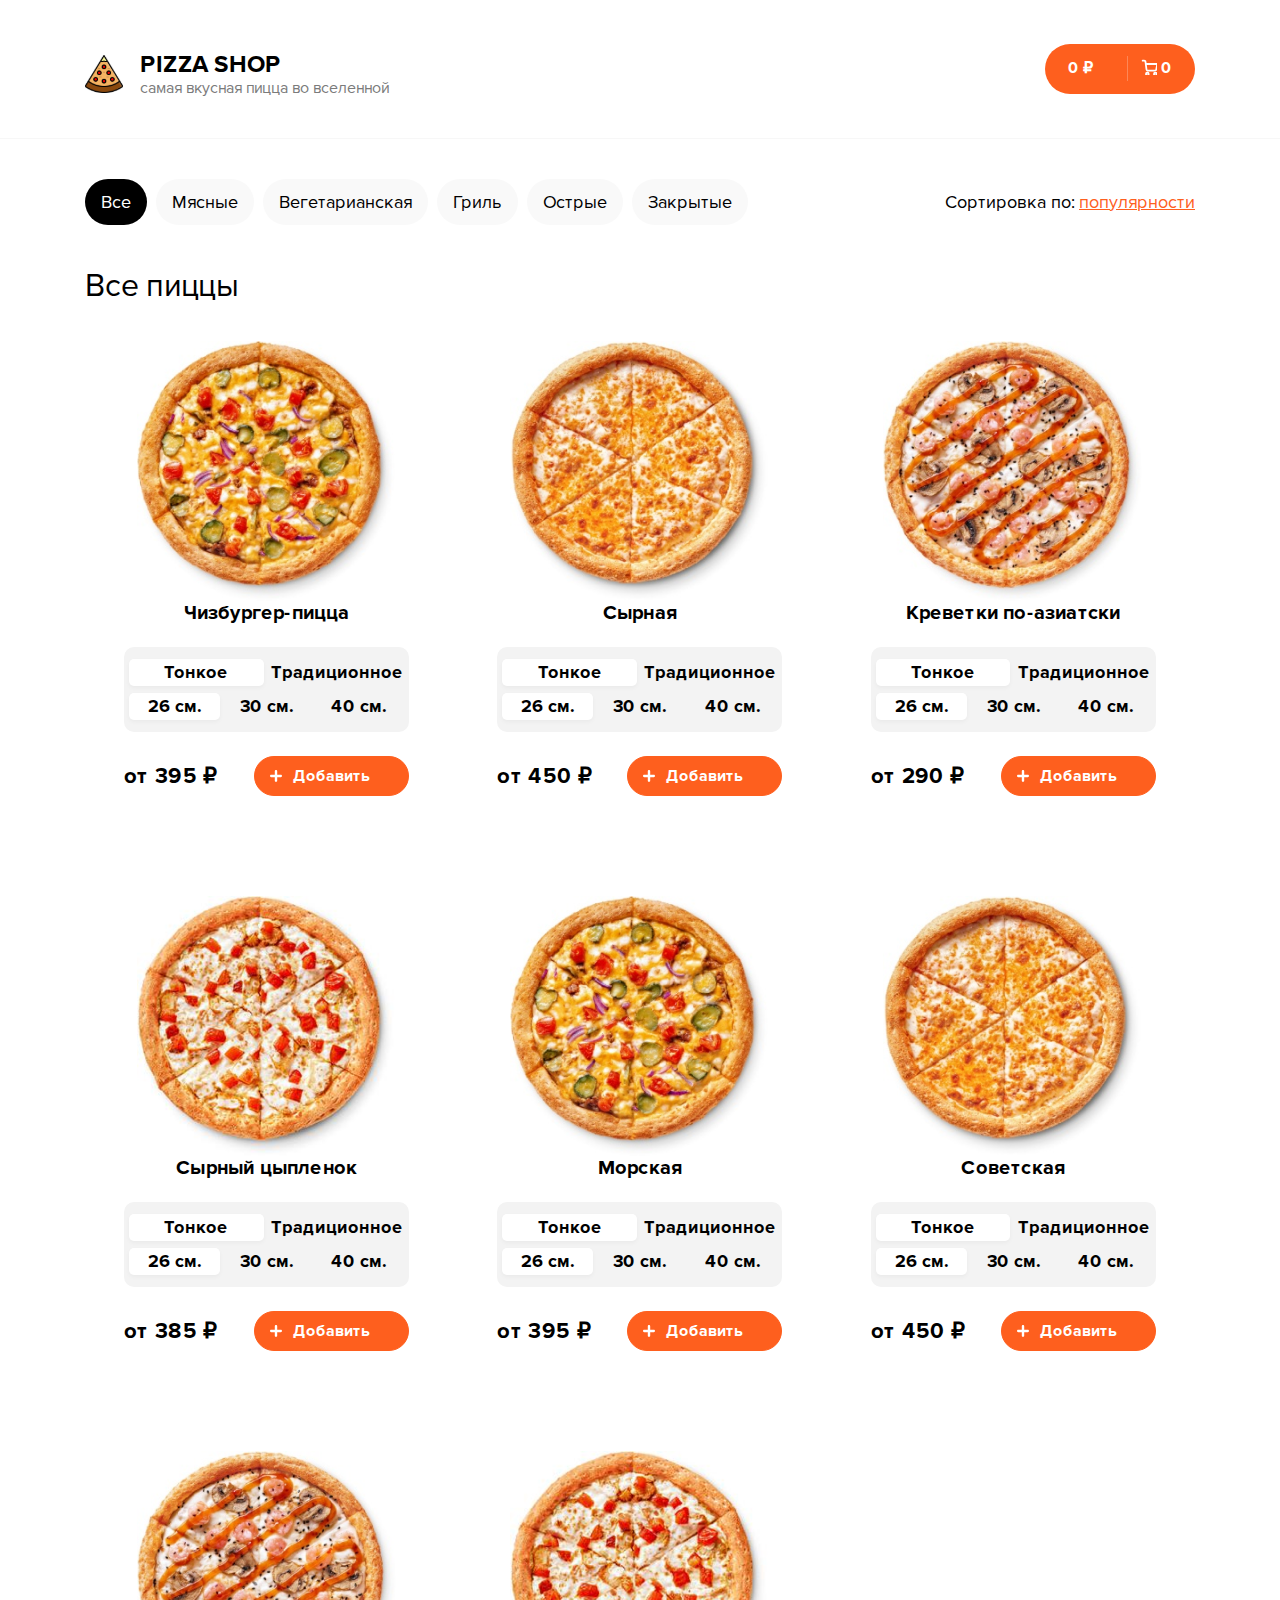
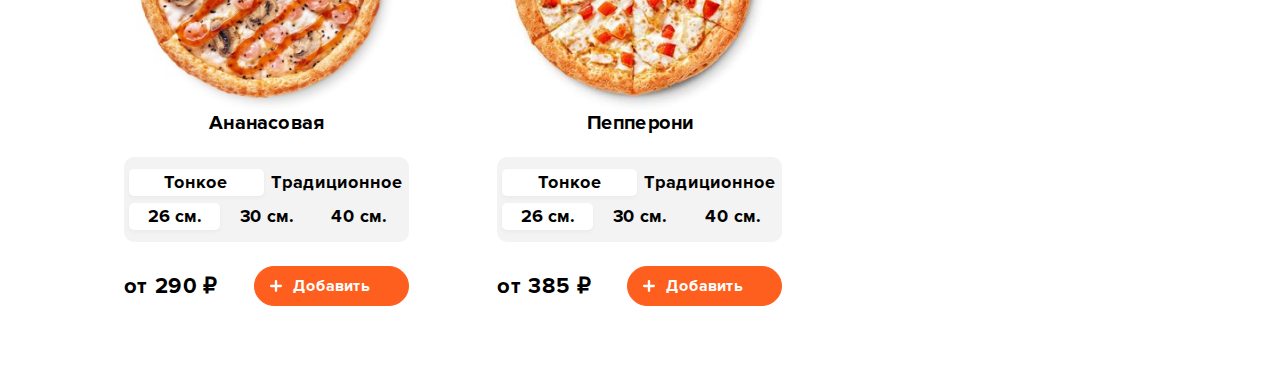
<file: index.html>
<!doctype html>
<html lang="ru">

<head>
    <!-- Required meta tags -->
    <meta charset="utf-8">
    <meta name="viewport" content="width=device-width, initial-scale=1, shrink-to-fit=no">
    <!-- Bootstrap CSS -->
    <link rel="stylesheet" href="./assets/css/bootstrap.min.css" crossorigin="anonymous">
    <!-- Custom CSS and JS-->
    <link rel="stylesheet" href="./assets/css/style.css">
    <title>Pizza shop</title>
</head>

<body>
    <div id="header" class="header">
        <div class="container">
            <div class="row">
                <div class="col">
                    <div class="header__wrapper">
                        <div class="header__inner">
                            <div class="header__logo">
                                <img src="./assets/images/logo.svg" alt="logo" title="logo">
                            </div>
                            <div class="header__text">
                                <div class="header__text-title">PIZZA SHOP</div>
                                <div class="header__text-desk">самая вкусная пицца во вселенной</div>
                            </div>
                        </div>
                        <div class="header__cart">
                            <div class="header__cart-total-price">0 ₽</div>
                            <div class="header__cart-quantitys-items">0</div>
                        </div>
                        <div class="header__mini-cart hidden">
                            <div class="header__mini-cart-top">
                                <div class="header__mini-cart-top-title">
                                    <i class="header__mini-cart-top-title-icon">
                              <img src="./assets/images/cart-icon-bg.svg">
                            </i>
                                    <div class="header__mini-cart-top-title-text">Корзина</div>
                                </div>
                                <div class="header__mini-cart-top-clearAll" onclick="DeleteAllBaksetItems();">Очистить корзину</div>
                            </div>
                            <div class="header__mini-cart-middle">
                                <div class="header__mini-cart-middle-products">
                                    <!-- Выгрузка корзины из localStorage -->
                                </div>
                                <div class="header__mini-cart-middle-products-empty">
                                    <p class="header__mini-cart-middle-products-empty-title">Корзина пустая </p>
                                    <p class="header__mini-cart-middle-products-empty-text">Вероятней всего, вы не заказывали ещё пиццу. Для того, чтобы заказать пиццу, перейди на главную страницу.</p>
                                </div>
                            </div>

                            <div class="header__mini-cart-footer">
                                <div class="header__mini-cart-footer-left-side">
                                    <div class="header__mini-cart-footer-left-side-amount-items">Всего товаров: <span class="color-orange">0 шт.</span></div>
                                    <button class="header__mini-cart-footer-left-side-back">Продолжить покупки</button>
                                </div>
                                <div class="header__mini-cart-footer-right-side">
                                    <div class="header__mini-cart-footer-right-side-amount-sum">Сумма заказа: <span class="color-orange">0 ₽</span></div>
                                    <button class="header__mini-cart-footer-right-side-order-btn">Оформить заказ</button>
                                </div>
                            </div>
                        </div>
                    </div>
                </div>
            </div>
        </div>
    </div>
    <section class="catalog" id="catalog">
        <div class="container">
            <div class="row">
                <div class="col">
                    <nav class="catalog__navigation">
                        <div class="catalog__navigation-category">
                            <ul class="catalog__navigation-category-list">
                                <li class="catalog__navigation-category-list-item active" data-id-category="1">Все</li>
                                <li class="catalog__navigation-category-list-item" data-id-category="2">Мясные</li>
                                <li class="catalog__navigation-category-list-item" data-id-category="3">Вегетарианская</li>
                                <li class="catalog__navigation-category-list-item" data-id-category="4">Гриль</li>
                                <li class="catalog__navigation-category-list-item" data-id-category="5">Острые</li>
                                <li class="catalog__navigation-category-list-item" data-id-category="6">Закрытые</li>
                            </ul>
                        </div>
                        <div class="catalog__navigation-category-mobile">
                            <div class="catalog__navigation-category-select">
                                <div class="catalog__navigation-category-select-title">Все пиццы</div>
                                <ul class="catalog__navigation-category-select-list">
                                    <li class="catalog__navigation-category-select-list-item active" data-id-category="1">Все пиццы</li>
                                    <li class="catalog__navigation-category-select-list-item" data-id-category="2">Мясные</li>
                                    <li class="catalog__navigation-category-select-list-item" data-id-category="3">Вегетарианская</li>
                                    <li class="catalog__navigation-category-select-list-item" data-id-category="4">Гриль</li>
                                    <li class="catalog__navigation-category-select-list-item" data-id-category="5">Острые</li>
                                    <li class="catalog__navigation-category-select-list-item" data-id-category="6">Закрытые</li>
                                </ul>
                            </div>
                        </div>
                        <div class="catalog__navigation-sort">
                            <div class="catalog__navigation-sort-text">Сортировка по:</div>
                            <div class="catalog__navigation-sort-type" onclick="toggleSortVisible();">популярности</div>
                            <ul class="catalog__navigation-sort-list hidden">
                                <li class="catalog__navigation-sort-list-item active" data-sort="popular">популярности</li>
                                <li class="catalog__navigation-sort-list-item" data-sort="price">цене</li>
                                <li class="catalog__navigation-sort-list-item" data-sort="name">алфавиту</li>
                            </ul>
                        </div>
                    </nav>
                </div>
            </div>
            <div class="row">
                <div class="col">
                    <div class="catalog__section-wrapper">
                        <!--Вывод категорий из json файла-->
                    </div>
                </div>
            </div>
        </div>
    </section>
    <!-- Catalog -->
    <script src="./components/catalog/category/renderCatalog.js"></script>
    <script src="./components/catalog/category/toggleCategories.js"></script>
    <script src="./components/catalog/category/sort.js"></script>
    <!-- Products -->
    <script src="./components/catalog/category/products/toggleOptions.js"></script>
    <script src="./components/catalog/category/products/counter.js"></script>
    <!-- Basket -->
    <script src="./components/basket/miniBasket.js"></script>
    <script src="./components/basket/basket.js"></script>
</body>

</html>
</file>
<file: assets/css/style.css>
@font-face {
    font-family: 'Proxima Nova';
    src: url('../fonts/ProximaNova-Black.eot');
    src: local('../fonts/Proxima Nova Black'), local('ProximaNova-Black'), url('../fonts/ProximaNova-Black.eot?#iefix') format('embedded-opentype'), url('../fonts/ProximaNova-Black.woff') format('woff'), url('../fonts/ProximaNova-Black.ttf') format('truetype');
    font-weight: 900;
    font-style: normal;
}

@font-face {
    font-family: 'Proxima Nova';
    src: url('../fonts/ProximaNova-Bold.eot');
    src: local('../fonts/Proxima Nova Bold'), local('ProximaNova-Bold'), url('../fonts/ProximaNova-Bold.eot?#iefix') format('embedded-opentype'), url('../fonts/ProximaNova-Bold.woff') format('woff'), url('../fonts/ProximaNova-Bold.ttf') format('truetype');
    font-weight: bold;
    font-style: normal;
}

@font-face {
    font-family: 'Proxima Nova';
    src: url('../fonts/ProximaNova-Regular.eot');
    src: local('../fonts/Proxima Nova Regular'), local('ProximaNova-Regular'), url('../fonts/ProximaNova-Regular.eot?#iefix') format('embedded-opentype'), url('../fonts/ProximaNova-Regular.woff') format('woff'), url('../fonts/ProximaNova-Regular.ttf') format('truetype');
    font-weight: normal;
    font-style: normal;
}

@font-face {
    font-family: 'Proxima Nova';
    src: url('../fonts/ProximaNova-Extrabld.eot');
    src: local('../fonts/Proxima Nova Extrabold'), local('ProximaNova-Extrabld'), url('../fonts/ProximaNova-Extrabld.eot?#iefix') format('embedded-opentype'), url('../fonts/ProximaNova-Extrabld.woff') format('woff'), url('../fonts/ProximaNova-Extrabld.ttf') format('truetype');
    font-weight: 800;
    font-style: normal;
}

* {
    box-sizing: border-box;
}

body {
    font-size: 18px;
    color: #000;
    font-family: 'Proxima Nova'
}

h1,
h2,
h3 {
    font-size: 45px;
}

a {
    text-decoration: none;
}

ul,
li {
    list-style: none;
    margin: 0;
    padding: 0;
}

button,
a {
    cursor: pointer;
}

.hidden {
    display: none !important;
}

button:focus {
    outline: none;
}

button:active {
    opacity: .8;
}

.color-orange {
    color: #FE5F1E;
    font-weight: bold;
}

.header {
    border-bottom: 1px solid #F7F7F7;
}

.header__wrapper {
    display: flex;
    align-items: center;
    justify-content: space-between;
    width: 100%;
    position: relative;
}

.header__inner {
    display: flex;
    margin: 50px 0 40px 0;
    align-items: center;
}

.header__text {
    margin-left: 17px;
}

.header__text-title {
    font-size: 24px;
    font-weight: 700;
    line-height: 29px;
    letter-spacing: 0.01em;
    text-transform: uppercase;
    margin-bottom: 0;
}

.header__text-desk {
    font-size: 16px;
    line-height: 19px;
    color: #7B7B7B;
    white-space: nowrap;
}

.header__cart {
    display: flex;
    justify-content: center;
    background: #FE5F1E;
    border-radius: 30px;
    height: 50px;
    width: 150px;
    position: relative;
    cursor: pointer;
}

.header__cart-total-price {
    color: #fff;
    font-size: 16px;
    font-weight: bold;
    line-height: 19px;
    position: absolute;
    top: 30%;
    left: 23px;
}

.header__cart::before {
    content: '';
    position: absolute;
    width: 1px;
    height: 25px;
    background: rgba(255, 255, 255, 0.25);
    right: 45%;
    top: 12px;
}

.header__cart-quantitys-items {
    color: #fff;
    font-size: 16px;
    font-weight: bold;
    line-height: 19px;
    position: relative;
    position: absolute;
    right: 23px;
    top: 30%;
}

.header__cart-quantitys-items::after {
    content: '';
    width: 16px;
    height: 16px;
    background: url('../images/cart-icon.svg') no-repeat;
    left: -20px;
    position: absolute;
}


/*=== Mini Basket ===*/

.header__mini-cart.hidden {
    transition: all .5s ease;
}

.header__mini-cart {
    position: absolute;
    background: #fff;
    right: 0;
    top: 100%;
    z-index: 20;
    border-radius: 30px;
    max-height: 550px;
    box-shadow: 0px 5px 15px rgba(0, 0, 0, 0.09);
    border-radius: 10px;
}

.header__mini-cart-top {
    display: flex;
    justify-content: space-between;
    align-items: center;
    padding: 20px;
}

.header__mini-cart-top-title {
    display: flex;
    align-items: center;
}

.header__mini-cart-top-title-text {
    font-weight: bold;
    font-size: 20px;
    line-height: 39px;
    letter-spacing: 0.01em;
    color: #000000;
    margin-left: 15px;
}

.header__mini-cart-top-clearAll {
    font-style: normal;
    font-weight: normal;
    font-size: 16px;
    line-height: 19px;
    color: #B6B6B6;
    cursor: pointer;
    position: relative;
}

.header__mini-cart-top-clearAll::after {
    cursor: pointer;
    background: url("../images/icon-trash.svg") no-repeat;
    width: 20px;
    height: 20px;
    position: absolute;
    content: "";
    left: -25px;
}

.header__mini-cart-middle {}

.header__mini-cart-middle-products {
    overflow-y: auto;
    max-height: 245px;
}

.header__mini-cart-middle-products::-webkit-scrollbar {
    width: 10px;
    background-color: transparent;
}

.header__mini-cart-middle-products::-webkit-scrollbar-thumb {
    border-radius: 10px;
    background-color: #FE5F1E;
}

.header__mini-cart-middle-products::-webkit-scrollbar-track {
    -webkit-box-shadow: inset 0 0 6px rgba(0, 0, 0, 0.2);
    border-radius: 10px;
    background-color: transparent;
}

.header__mini-cart-middle-products-item {
    display: flex;
    justify-content: space-between;
    align-items: center;
    border-top: 1px solid #F4F4F4;
    border-bottom: 1px solid #F4F4F4;
    padding: 20px;
}

.header__mini-cart-middle-products-item-img img {
    width: 80px;
    height: 80px;
}

.header__mini-cart-middle-products-item-info {
    width: 200px;
    margin-left: 15px;
}

.header__mini-cart-middle-products-item-info-name {
    font-weight: bold;
    font-size: 18px;
    line-height: 27px;
    letter-spacing: 0.01em;
    color: #000000;
}

.header__mini-cart-middle-products-item-info-size {
    margin-top: 0;
    font-size: 16px;
    line-height: 22px;
    letter-spacing: 0.01em;
    color: #8D8D8D;
}

.header__mini-cart-middle-products-item-counter {
    display: flex;
    justify-content: space-between;
    align-items: center;
    margin-left: 68px;
    width: 120px;
}

.header__mini-cart-middle-products-item-counter button {
    width: 32px;
    height: 32px;
    background: #FFFFFF;
    border: 2px solid #FE5F1E;
    box-sizing: border-box;
    color: #FE5F1E;
    border-radius: 50%;
    cursor: pointer;
}

.header__mini-cart-middle-products-item-counter button:focus {
    outline: none;
}

.header__mini-cart-middle-products-item-counter-input {
    background: transparent;
    font-weight: bold;
    text-align: center;
    font-size: 18px;
    line-height: 27px;
    letter-spacing: 0.01em;
    color: #000000;
    width: 20px;
    height: 27px;
}

.header__mini-cart-middle-products-item-price {
    font-size: 18px;
    line-height: 27px;
    letter-spacing: 0.01em;
    color: #000000;
    font-weight: bold;
    margin-left: 45px;
    white-space: nowrap;
}

.header__mini-cart-middle-products-item-delete {
    background: url("../images/icon-delete-item.svg") no-repeat;
    width: 32px;
    height: 32px;
    margin-left: 45px;
    cursor: pointer;
}

.header__mini-cart-middle-products-empty {
    display: none;
}

.header__mini-cart.empty .header__mini-cart-middle-products-empty {
    padding: 20px;
    display: block;
}

.header__mini-cart-middle-products-empty-title {
    font-weight: bold;
    font-size: 32px;
    line-height: 39px;
    letter-spacing: 0.01em;
    color: #000000;
    text-align: center;
    position: relative;
}

.header__mini-cart-middle-products-empty-title::before {
    content: "";
    position: absolute;
    width: 32px;
    height: 32px;
    background: url("../images/sad-smile.svg") no-repeat;
    right: 60px;
    top: 5px;
}

.header__mini-cart-middle-products-empty-text {
    font-size: 18px;
    line-height: 145.4%;
    text-align: center;
    letter-spacing: 0.01em;
    color: #777777;
    max-width: 440px;
    text-align: left;
    white-space: normal;
}

.header__mini-cart-footer {
    padding: 20px;
    display: flex;
    justify-content: space-between;
    align-items: center;
}

.header__mini-cart-footer-left-side {
    display: flex;
    flex-direction: column;
    align-items: center;
}

.header__mini-cart-footer-right-side {
    display: flex;
    flex-direction: column;
    align-items: center;
}

.header__mini-cart-footer-left-side-amount-items,
.header__mini-cart-footer-right-side-amount-sum {
    font-size: 18px;
    line-height: 27px;
    letter-spacing: 0.01em;
    color: #000000;
    margin-bottom: 15px;
}

.header__mini-cart-footer-left-side-back {
    background: #FFFFFF;
    border: 1px solid #D3D3D3;
    box-sizing: border-box;
    border-radius: 30px;
    font-size: 16px;
    line-height: 19px;
    text-align: center;
    color: #CACACA;
    width: 211px;
    height: 55px;
    position: relative;
}

.header__mini-cart-footer-left-side-back::after {
    position: absolute;
    content: "";
    background: url("../images/back-arrow.svg") no-repeat;
    width: 12px;
    height: 20px;
    left: 12px;
    top: 20px;
}

.header__mini-cart-footer-right-side-order-btn {
    background: #FE5F1E;
    border-radius: 30px;
    text-align: center;
    color: #fff;
    width: 211px;
    height: 55px;
    border: none;
}


/*=== Empty cart disabled view === */

.header__mini-cart.empty .header__mini-cart-top-clearAll,
.header__mini-cart.empty .header__mini-cart-footer {
    display: none;
}


/*=== Catalog ===*/

.catalog__navigation {
    margin-top: 40px;
    display: flex;
    justify-content: space-between;
    align-items: center;
    flex-wrap: wrap;
}

.catalog__navigation-category-mobile {
    display: none;
}

.catalog__navigation-category-select {
    position: relative;
}

.catalog__navigation-category-select-title {
    background: #000;
    border-radius: 30px;
    color: #fff;
    height: 46px;
    display: flex;
    align-items: center;
    padding: 0 16px;
    width: 170px;
    justify-content: center;
    cursor: pointer;
    -webkit-touch-callout: none;
    /* iOS Safari */
    -webkit-user-select: none;
    /* Chrome/Safari/Opera */
    -khtml-user-select: none;
    /* Konqueror */
    -moz-user-select: none;
    /* Firefox */
    -ms-user-select: none;
    /* Internet Explorer/Edge */
    user-select: none;
}

.catalog__navigation-category-select-list {
    display: none;
    position: absolute;
    top: 60px;
    z-index: 20;
    background: #FFFFFF;
    box-shadow: 0px 5px 15px rgb(0 0 0 / 9%);
    border-radius: 10px;
    width: 100%;
    flex-direction: column;
    padding: 10px 0;
}

.catalog__navigation-category-select-list-item {
    width: 100%;
    height: 38px;
    display: flex;
    justify-content: center;
    align-items: center;
    cursor: pointer;
}

.catalog__navigation-category-select-list-item.active {
    background: rgba(254, 95, 30, 0.05);
    color: #FE5F1E;
}

.catalog__navigation-category-list {
    display: flex;
    justify-content: space-between;
}

.catalog__navigation-category-list-item {
    background: #F9F9F9;
    border-radius: 30px;
    color: #000;
    height: 46px;
    display: flex;
    align-items: center;
    padding: 0 16px;
    margin-left: 9px;
    cursor: pointer;
}

.catalog__navigation-category-list-item:first-child {
    margin-left: 0;
}

.catalog__navigation-category-list-item.active {
    background: #000;
    color: #fff;
}

.catalog__navigation-sort {
    display: flex;
    position: relative;
}

.catalog__navigation-sort-type {
    color: #FE5F1E;
    text-decoration: underline;
    cursor: pointer;
    margin-left: 5px;
}

.catalog__navigation-sort-list {
    position: absolute;
    top: 40px;
    z-index: 20;
    background: #FFFFFF;
    box-shadow: 0px 5px 15px rgb(0 0 0 / 9%);
    border-radius: 10px;
    width: 100%;
    flex-direction: column;
    padding: 10px 0;
}

.catalog__navigation-sort-list-item {
    display: flex;
    align-items: center;
    justify-content: center;
    width: 100%;
    height: 38px;
    display: flex;
    justify-content: center;
    align-items: center;
    cursor: pointer;
}

.catalog__navigation-sort-list-item.active {
    background: rgba(254, 95, 30, 0.05);
    color: #FE5F1E;
}

.catalog__section {
    margin-top: 42px;
}

.catalog__section-title {
    font-size: 32px;
    line-height: 39px;
    letter-spacing: 0.01em;
    color: #000000;
}

.catalog__section-products {
    margin-left: 10px;
    margin-right: 10px;
}

.catalog__section-products-item {
    display: flex;
    flex-direction: column;
    align-items: center;
    margin-left: 35px;
    margin-top: 35px;
    margin-bottom: 65px;
}

.catalog__section-products-item:first-child {
    margin-left: 0;
}

.catalog__section-products-item-image img {
    display: block;
    margin: 0 auto;
}

.catalog__section-products-item-name {
    font-weight: bold;
    font-size: 20px;
    line-height: 24px;
    text-align: center;
    letter-spacing: 0.01em;
    margin-bottom: 22px;
}

.catalog__section-products-item-type {
    display: flex;
    width: 285px;
    height: 85px;
    flex-direction: column;
    background: #F3F3F3;
    border-radius: 10px;
    justify-content: center;
}

.catalog__section-products-item-type-dough {
    display: flex;
    padding: 0 5px;
}

.catalog__section-products-item-type-dough-item {
    width: 50%;
    text-align: center;
    margin-left: 6px;
    cursor: pointer;
    transition: all .5s ease;
    font-weight: bold;
}

.catalog__section-products-item-type-dough-item:first-child {
    margin-left: 0;
}

.catalog__section-products-item-type-dough-item.active {
    background: #FFFFFF;
    box-shadow: 0px 2px 4px rgba(0, 0, 0, 0.04);
    border-radius: 5px;
}

.catalog__section-products-item.active .catalog__section-products-item-type-dough-item {
    opacity: .5;
    pointer-events: none;
    user-select: none;
    cursor: default;
}

.catalog__section-products-item.active .catalog__section-products-item-type-dough-item.active {
    background: #FFFFFF;
    box-shadow: 0px 2px 4px rgba(0, 0, 0, 0.04);
    border-radius: 5px;
    opacity: 1;
    cursor: pointer;
}

.catalog__section-products-item-type-size {
    display: flex;
    justify-content: space-between;
    padding: 0 5px;
    margin-top: 7px;
}

.catalog__section-products-item-type-size-item {
    width: 33%;
    text-align: center;
    transition: all .5s ease;
    font-weight: bold;
    cursor: pointer;
}

.catalog__section-products-item-type-size-item.active {
    background: #FFFFFF;
    box-shadow: 0px 2px 4px rgba(0, 0, 0, 0.04);
    border-radius: 5px;
}

.catalog__section-products-item.active .catalog__section-products-item-type-size-item {
    opacity: .5;
    pointer-events: none;
    user-select: none;
    cursor: default;
}

.catalog__section-products-item.active .catalog__section-products-item-type-size-item.active {
    background: #FFFFFF;
    box-shadow: 0px 2px 4px rgba(0, 0, 0, 0.04);
    border-radius: 5px;
    opacity: 1;
    cursor: pointer;
}

.catalog__section-products-item-footer {
    display: flex;
    justify-content: space-between;
    margin-top: 24px;
    width: 285px;
    align-items: center;
    position: relative;
}

.catalog__section-products-item-footer-price {
    font-weight: bold;
    font-size: 22px;
    line-height: 27px;
    /* identical to box height */
    letter-spacing: 0.015em;
}

.catalog__section-products-item-footer-add-basket {
    background: #FE5F1E;
    border: 1px solid #FE5F1E;
    box-sizing: border-box;
    border-radius: 30px;
    width: 155px;
    height: 40px;
    color: #fff;
    font-weight: bold;
    font-size: 16px;
    line-height: 19px;
    position: relative;
    transition: all .4s ease;
}

.catalog__section-products-item-footer-add-basket:hover {
    background: #FFFFFF;
    color: #FE5F1E;
}

.catalog__section-products-item-footer-add-basket:hover::after {
    position: absolute;
    content: "";
    background: url('../images/plus-icon-orange.svg') no-repeat;
    width: 12px;
    height: 12px;
    left: 15px;
    top: 13px;
}

.catalog__section-products-item-footer-add-basket::after {
    position: absolute;
    content: "";
    background: url('../images/plus-icon.svg') no-repeat;
    width: 12px;
    height: 12px;
    fill: #fff;
    left: 15px;
    top: 13px;
}

@media screen and (max-width: 992px) {
    .catalog__navigation-category {
        display: none;
    }
    .catalog__navigation-category-mobile {
        display: block;
    }
    .catalog__navigation-category-select-list.show {
        display: flex;
    }
    .catalog__section-products-item-image img {
        width: 90%;
        height: auto;
    }
    .catalog__section-products-item-name {
        font-size: 16px;
    }
    .catalog__section-products-item-type {
        width: auto;
    }
    .catalog__section-products-item-type-dough-item {
        font-size: 16px;
        overflow: hidden;
    }
    .catalog__section-products-item-type-size-item {
        font-size: 16px;
    }
    .catalog__section-products-item-footer {
        width: 180px;
    }
    .catalog__section-products-item-footer-price {
        font-size: 16px;
        white-space: nowrap;
    }
    .catalog__section-products-item-footer-add-basket {
        width: auto;
        font-size: 16px;
    }
    .catalog__section-products-item-footer-add-basket::after {
        display: none;
    }
}

@media screen and (max-width: 768px) {
    .catalog__navigation-sort {
        margin-top: 20px;
    }
    .header__mini-cart {
        width: 100%;
    }
    .header__mini-cart-middle-products-item-img img {
        width: 40px;
        height: 40px;
    }
    .header__mini-cart-middle-products-item-info {
        width: 120px;
    }
    .header__mini-cart-middle-products-item-info-name {
        font-size: 16px;
    }
    .header__mini-cart-middle-products-item-info-size {
        line-height: 12px;
    }
    .header__mini-cart-middle-products-item-counter {
        margin-left: 10px;
    }
    .header__mini-cart-middle-products-item-info-name {
        line-height: 15px;
    }
    .header__mini-cart-middle-products-item-info-size {
        margin-top: 5px;
    }
}

@media screen and (max-width: 576px) {
    .header__text-desk {
        white-space: normal;
        width: 100%;
    }
    .header__wrapper {
        flex-direction: column;
    }
    .header__cart {
        margin-bottom: 20px;
    }
    .header__cart-total-price {
        display: none;
    }
    .header__cart::before {
        display: none;
    }
    .header__cart-quantitys-items {
        position: relative;
        top: 30%;
        right: -10px;
    }
    .header__mini-cart-middle-products-item-counter button {
        width: 22px;
        height: 22px;
        line-height: 0px;
        font-size: 15px;
    }
    .header__mini-cart-middle-products-item-price {
        margin-left: 20px;
    }
    .header__mini-cart-middle-products-item-delete {
        margin-left: 25px;
    }
    .header__mini-cart-footer-left-side-back,
    .header__mini-cart-footer-right-side-order-btn {
        width: 150px;
        height: 40px;
        line-height: 15px;
    }
    .header__mini-cart-footer-left-side-back::after {
        top: 12px;
    }
}
</file>
